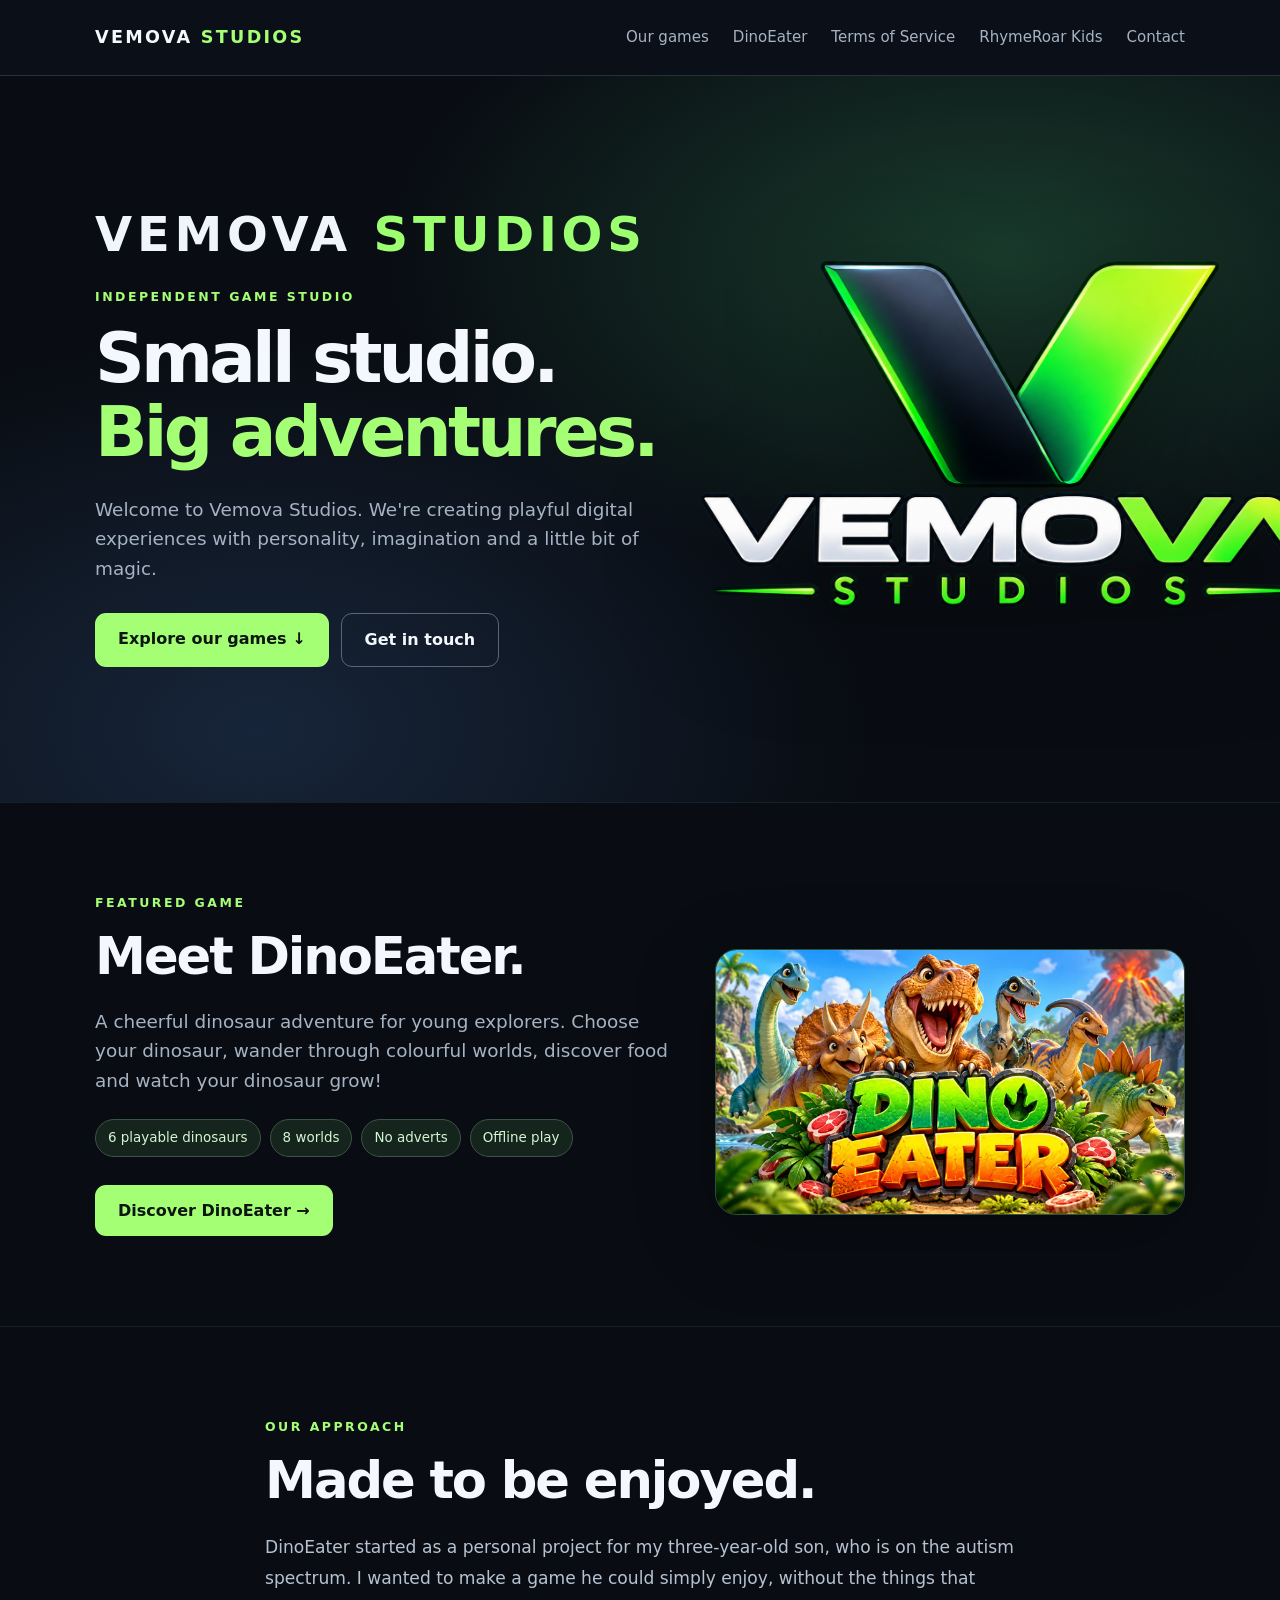
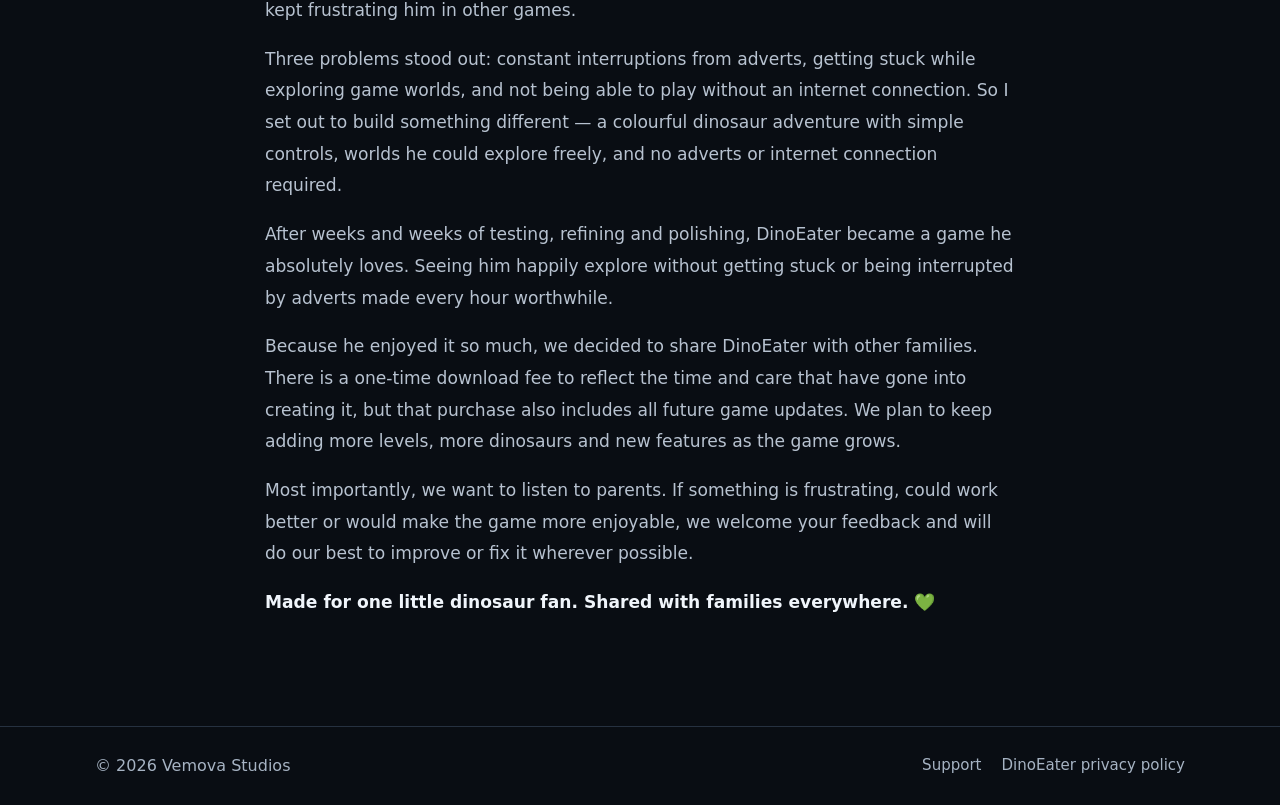
<file: index.html>
<!doctype html><html lang="en-GB"><head><meta charset="utf-8"><meta name="viewport" content="width=device-width,initial-scale=1"><meta name="description" content="Vemova Studios is an independent game studio. Discover DinoEater, a colourful dinosaur adventure coming soon to Android."><meta name="theme-color" content="#090d13"><title>Vemova Studios | Independent Game Studio</title><link rel="stylesheet" href="style.css"></head><body><header><div class="wrap nav"><a class="brand" href="./">VEMOVA <span>STUDIOS</span></a><nav><a href="#games">Our games</a><a href="dinoeater/">DinoEater</a><a href="dinoeater/terms/">Terms of Service</a><a href="rhymeroar/">RhymeRoar Kids</a><a href="mailto:support@vemovastudios.co.uk">Contact</a></nav></div></header><main><section class="hero"><div class="wrap hero-layout"><div class="hero-copy"><div style="font-size:clamp(2rem,4vw,3rem);font-weight:900;letter-spacing:.10em;color:#f0f5fb;margin-bottom:14px">VEMOVA <span style="color:#9cff70">STUDIOS</span></div><div class="eyebrow">INDEPENDENT GAME STUDIO</div><h1>Small studio.<br><em>Big adventures.</em></h1><p class="lead">Welcome to Vemova Studios. We're creating playful digital experiences with personality, imagination and a little bit of magic.</p><div class="actions"><a class="button" href="#games">Explore our games ↓</a><a class="button outline" href="mailto:support@vemovastudios.co.uk">Get in touch</a></div></div><img class="hero-logo" src="Glossy%20Vemova%20Studios%20Logo.png" alt="Glossy Vemova Studios logo" fetchpriority="high"></div></section><section class="section" id="games"><div class="wrap"><div class="eyebrow">FEATURED GAME</div><div class="feature"><div><h2>Meet DinoEater.</h2><p class="section-intro">A cheerful dinosaur adventure for young explorers. Choose your dinosaur, wander through colourful worlds, discover food and watch your dinosaur grow!</p><div class="pills"><span class="pill">6 playable dinosaurs</span><span class="pill">8 worlds</span><span class="pill">No adverts</span><span class="pill">Offline play</span></div><a class="button" href="dinoeater/">Discover DinoEater →</a></div><div class="dino-mark" style="overflow:hidden;min-height:0"><img src="dinoeater-banner.webp" alt="DinoEater game banner featuring colourful dinosaurs" style="display:block;width:100%;height:auto" loading="lazy"></div></div></div></section><section class="section"><div class="wrap narrow"><div class="eyebrow">OUR APPROACH</div><h2>Made to be enjoyed.</h2><div style="color:#b7c2d0;font-size:1.07rem;line-height:1.85"><p>DinoEater started as a personal project for my three-year-old son, who is on the autism spectrum. I wanted to make a game he could simply enjoy, without the things that kept frustrating him in other games.</p><p>Three problems stood out: constant interruptions from adverts, getting stuck while exploring game worlds, and not being able to play without an internet connection. So I set out to build something different — a colourful dinosaur adventure with simple controls, worlds he could explore freely, and no adverts or internet connection required.</p><p>After weeks and weeks of testing, refining and polishing, DinoEater became a game he absolutely loves. Seeing him happily explore without getting stuck or being interrupted by adverts made every hour worthwhile.</p><p>Because he enjoyed it so much, we decided to share DinoEater with other families. There is a one-time download fee to reflect the time and care that have gone into creating it, but that purchase also includes all future game updates. We plan to keep adding more levels, more dinosaurs and new features as the game grows.</p><p>Most importantly, we want to listen to parents. If something is frustrating, could work better or would make the game more enjoyable, we welcome your feedback and will do our best to improve or fix it wherever possible.</p><p style="color:#f0f5fb;font-weight:700">Made for one little dinosaur fan. Shared with families everywhere. 💚</p></div></div></section></main><footer><div class="wrap footer-inner"><span>© <span id="year">2026</span> Vemova Studios</span><div class="footer-links"><a href="mailto:support@vemovastudios.co.uk">Support</a><a href="https://privacy.vemovastudios.co.uk/">DinoEater privacy policy</a></div></div></footer><script>document.getElementById('year').textContent=new Date().getFullYear()</script></body></html>
</file>
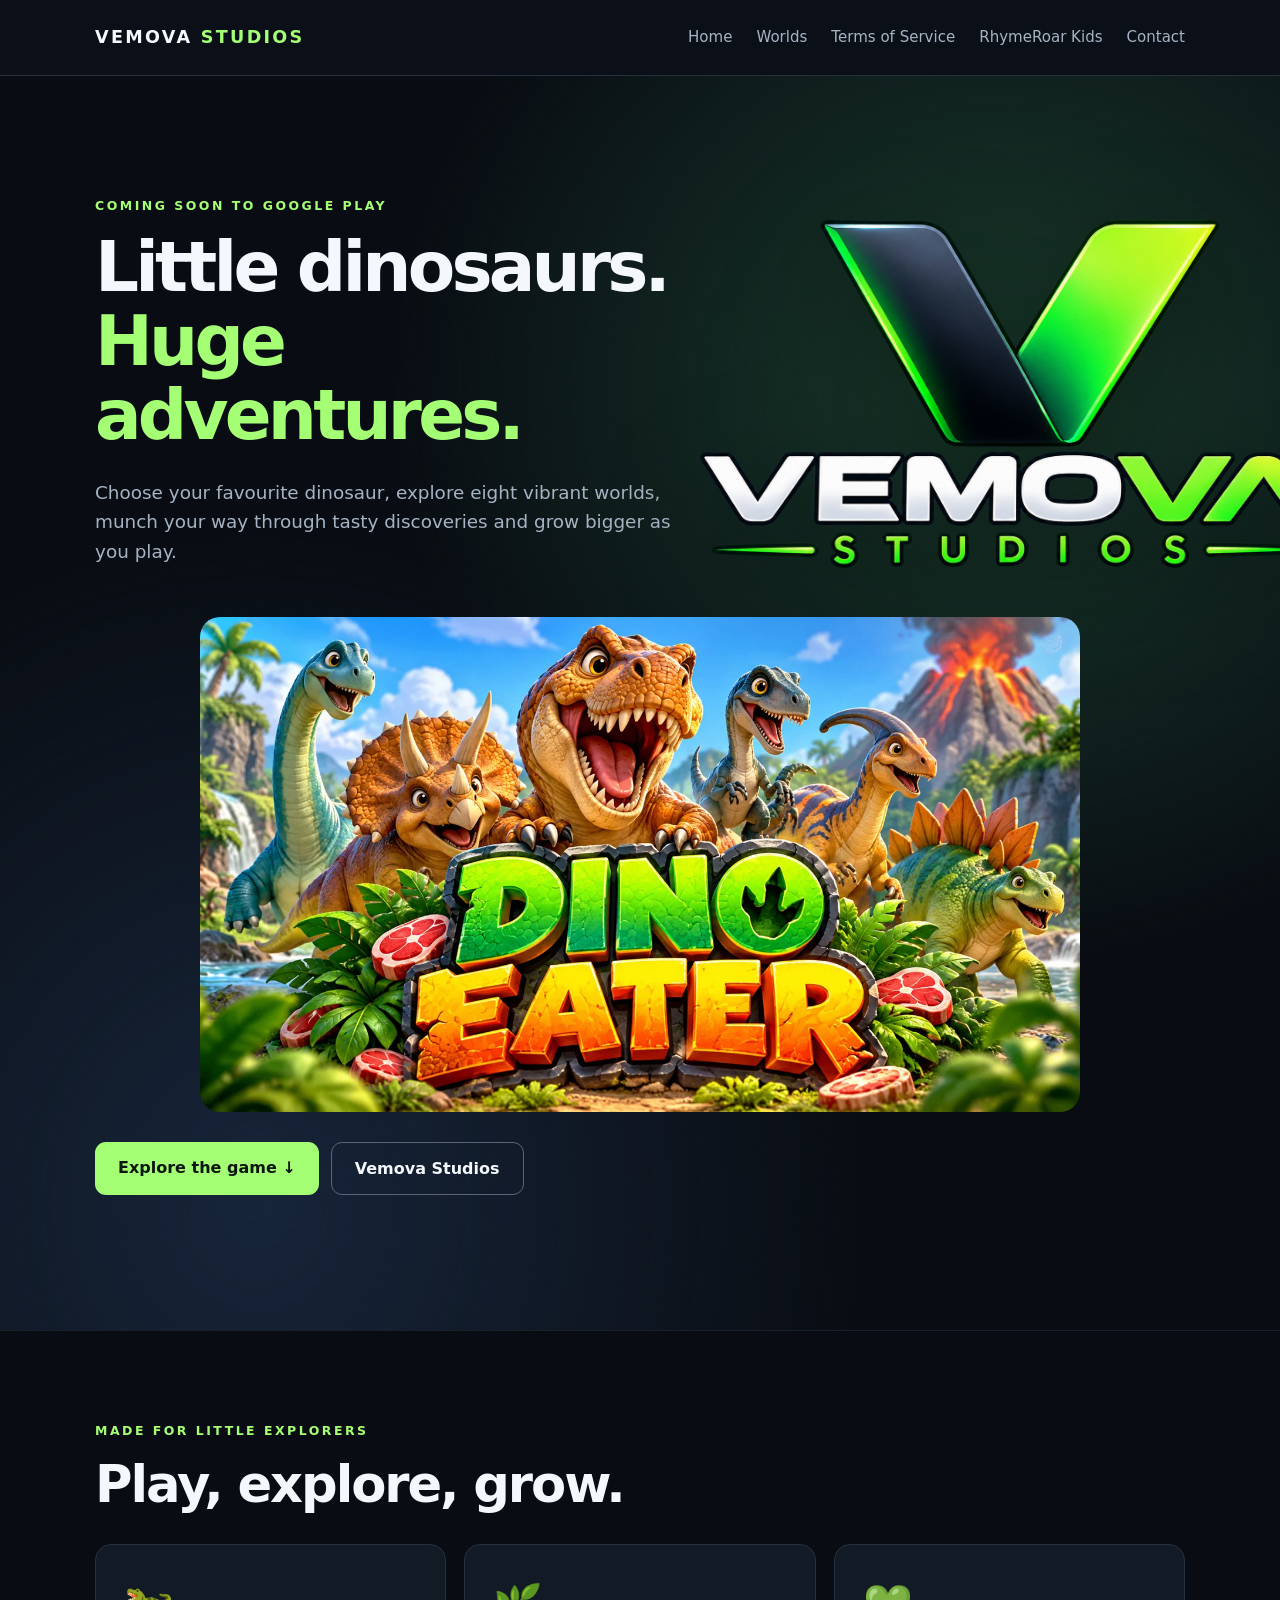
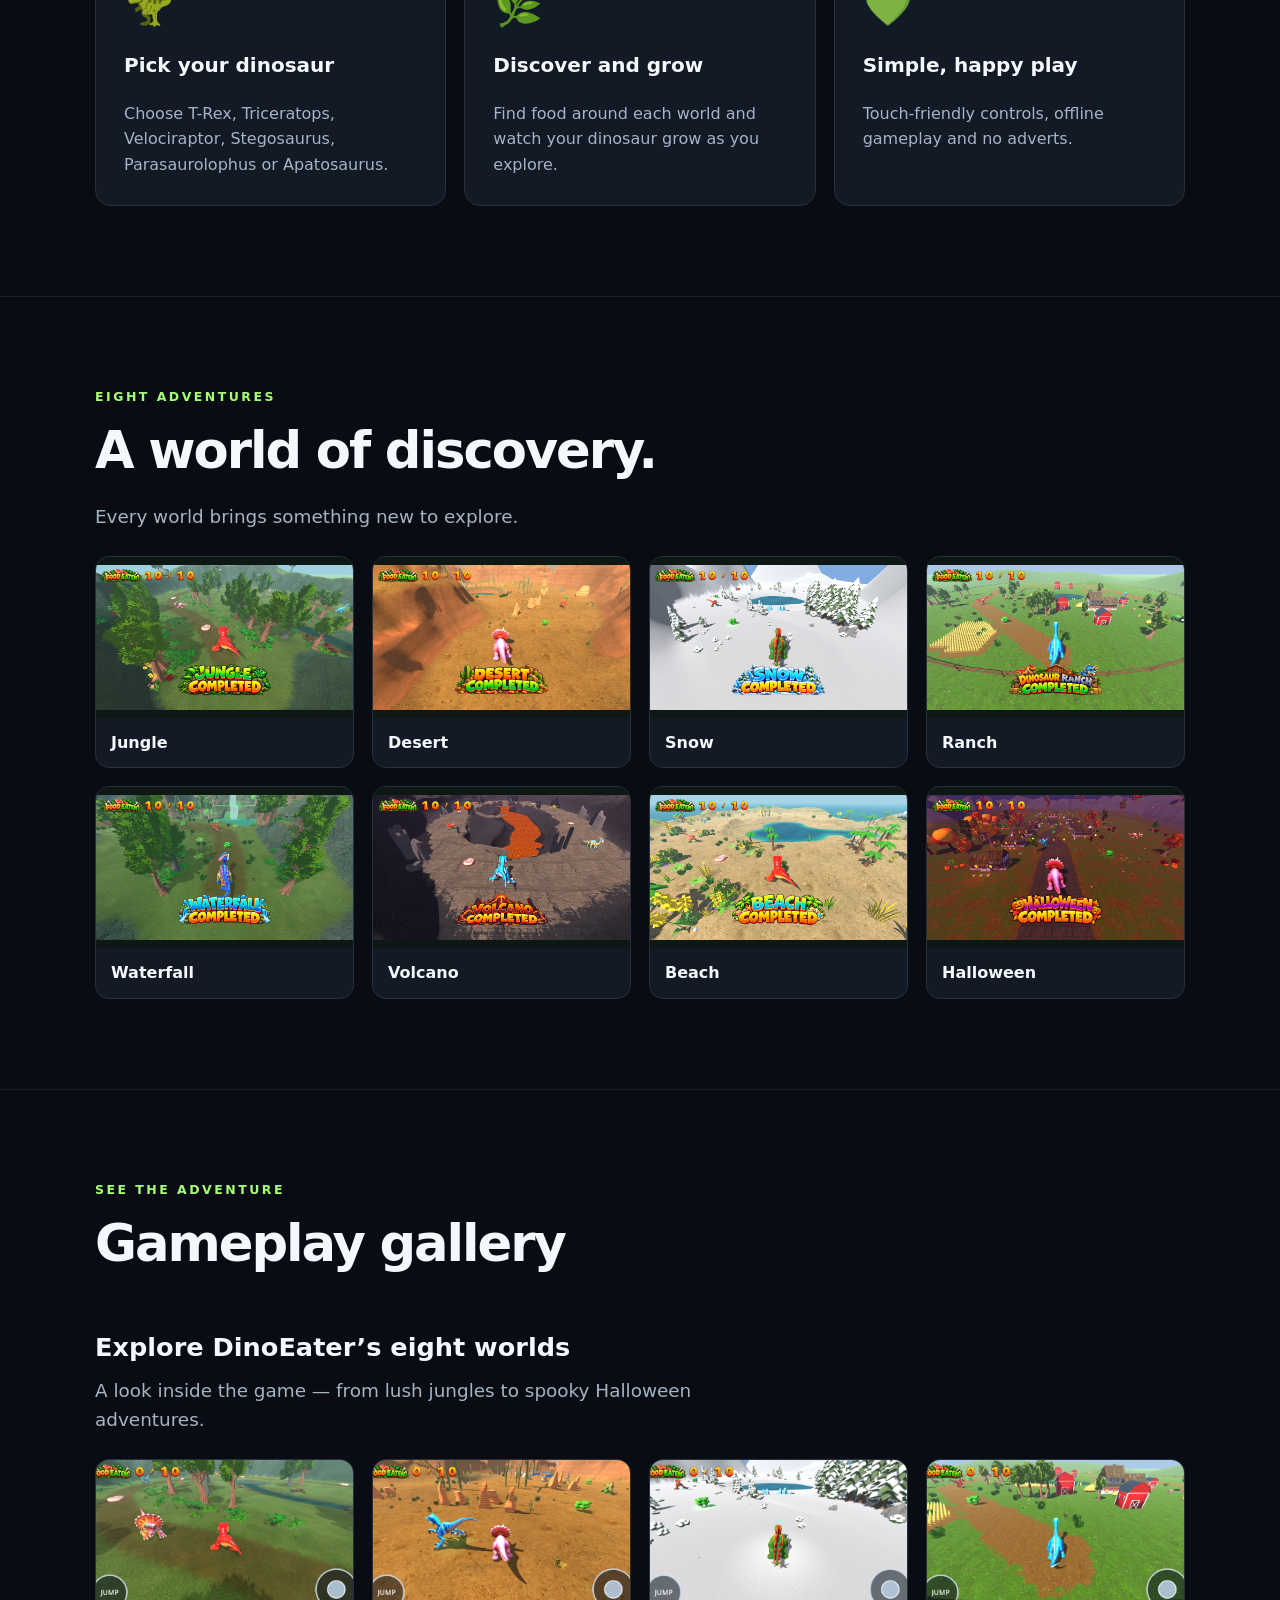
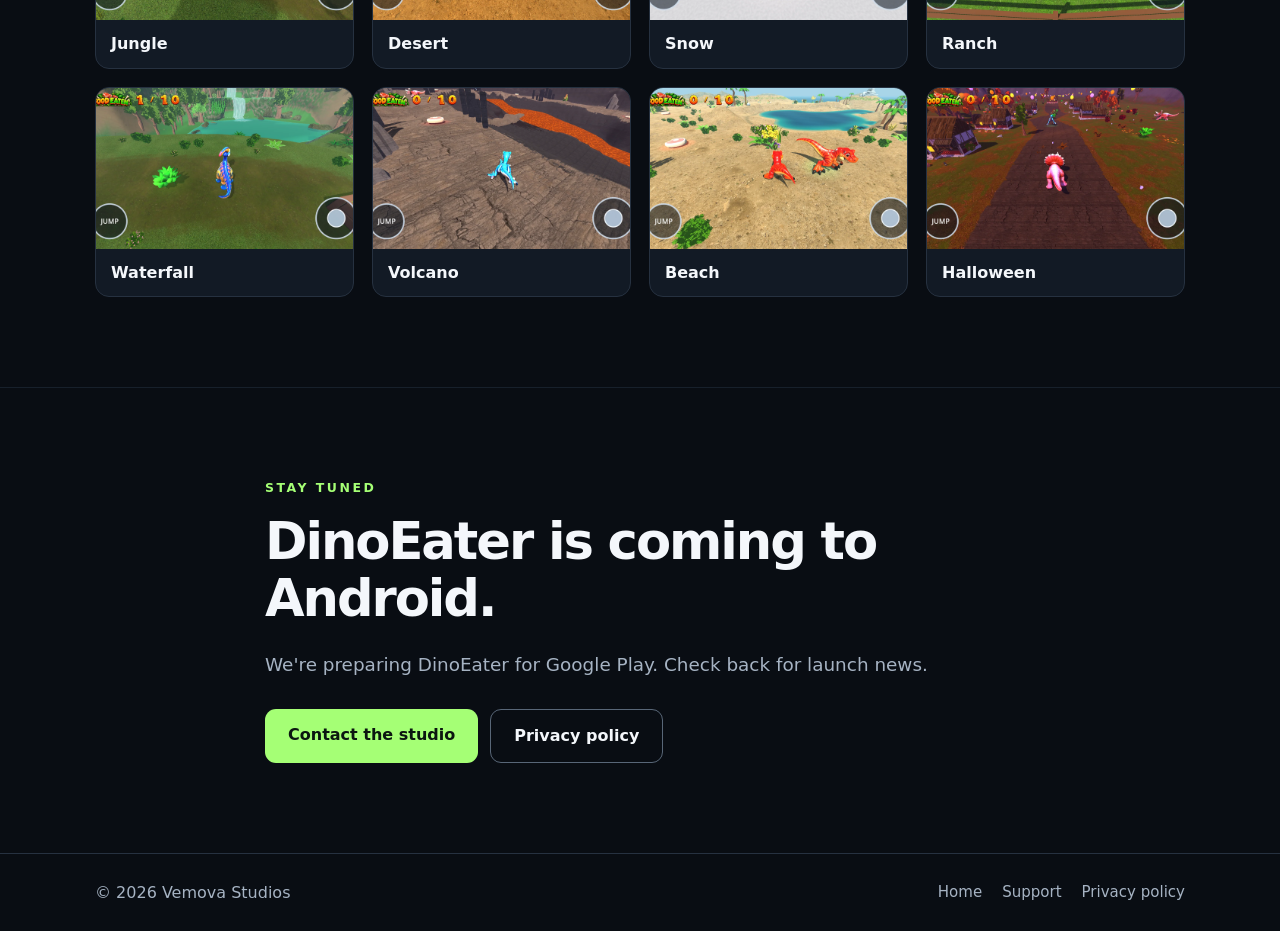
<file: dinoeater/index.html>
<!doctype html><html lang="en-GB"><head><meta charset="utf-8"><meta name="viewport" content="width=device-width,initial-scale=1"><meta name="description" content="DinoEater: an ad-free dinosaur adventure with six playable dinosaurs and eight worlds. Coming soon to Google Play."><meta name="theme-color" content="#090d13"><title>DinoEater | Vemova Studios</title><link rel="stylesheet" href="../style.css"></head><body><header><div class="wrap nav"><a class="brand" href="../">VEMOVA <span>STUDIOS</span></a><nav><a href="../">Home</a><a href="#worlds">Worlds</a><a href="terms/">Terms of Service</a><a href="../rhymeroar/">RhymeRoar Kids</a><a href="mailto:support@vemovastudios.co.uk">Contact</a></nav></div></header><main><section class="hero"><div class="wrap"><div class="hero-layout"><div class="hero-copy"><div class="eyebrow">COMING SOON TO GOOGLE PLAY</div><h1>Little dinosaurs.<br><em>Huge adventures.</em></h1><p class="lead">Choose your favourite dinosaur, explore eight vibrant worlds, munch your way through tasty discoveries and grow bigger as you play.</p></div><img class="hero-logo" src="../Glossy%20Vemova%20Studios%20Logo.png" alt="Glossy Vemova Studios logo" fetchpriority="high"></div><img src="../dinoeater-banner.webp" alt="DinoEater adventure artwork with six colourful dinosaurs" style="display:block;width:100%;max-width:880px;border-radius:20px;margin:32px auto 0" loading="eager"><div class="actions"><a class="button" href="#features">Explore the game ↓</a><a class="button outline" href="../">Vemova Studios</a></div></div></section><section class="section" id="features"><div class="wrap"><div class="eyebrow">MADE FOR LITTLE EXPLORERS</div><h2>Play, explore, grow.</h2><div class="grid"><article class="tile"><div class="icon">🦖</div><h3>Pick your dinosaur</h3><p>Choose T-Rex, Triceratops, Velociraptor, Stegosaurus, Parasaurolophus or Apatosaurus.</p></article><article class="tile"><div class="icon">🌿</div><h3>Discover and grow</h3><p>Find food around each world and watch your dinosaur grow as you explore.</p></article><article class="tile"><div class="icon">💚</div><h3>Simple, happy play</h3><p>Touch-friendly controls, offline gameplay and no adverts.</p></article></div></div></section><section class="section" id="worlds"><div class="wrap"><div class="eyebrow">EIGHT ADVENTURES</div><h2>A world of discovery.</h2><p class="section-intro">Every world brings something new to explore.</p><div class="worlds" style="display:grid;grid-template-columns:repeat(auto-fit,minmax(245px,1fr));gap:18px"><figure style="margin:0;background:#121a25;border:1px solid #263140;border-radius:14px;overflow:hidden"><a href="../01_Jungle_Completed.png" target="_blank" rel="noopener" aria-label="Open larger Jungle completed screenshot" style="display:block;cursor:zoom-in"><img src="../01_Jungle_Completed.png" alt="DinoEater Jungle level completed screen" loading="lazy" style="display:block;width:100%;aspect-ratio:16/10;object-fit:contain;background:#0d1713"></a><figcaption style="padding:12px 15px;font-weight:700">Jungle</figcaption></figure><figure style="margin:0;background:#121a25;border:1px solid #263140;border-radius:14px;overflow:hidden"><a href="../02_Desert_Completed.png" target="_blank" rel="noopener" aria-label="Open larger Desert completed screenshot" style="display:block;cursor:zoom-in"><img src="../02_Desert_Completed.png" alt="DinoEater Desert level completed screen" loading="lazy" style="display:block;width:100%;aspect-ratio:16/10;object-fit:contain;background:#0d1713"></a><figcaption style="padding:12px 15px;font-weight:700">Desert</figcaption></figure><figure style="margin:0;background:#121a25;border:1px solid #263140;border-radius:14px;overflow:hidden"><a href="../03_Snow_Completed.png" target="_blank" rel="noopener" aria-label="Open larger Snow completed screenshot" style="display:block;cursor:zoom-in"><img src="../03_Snow_Completed.png" alt="DinoEater Snow level completed screen" loading="lazy" style="display:block;width:100%;aspect-ratio:16/10;object-fit:contain;background:#0d1713"></a><figcaption style="padding:12px 15px;font-weight:700">Snow</figcaption></figure><figure style="margin:0;background:#121a25;border:1px solid #263140;border-radius:14px;overflow:hidden"><a href="../04_Ranch_Completed.png" target="_blank" rel="noopener" aria-label="Open larger Ranch completed screenshot" style="display:block;cursor:zoom-in"><img src="../04_Ranch_Completed.png" alt="DinoEater Ranch level completed screen" loading="lazy" style="display:block;width:100%;aspect-ratio:16/10;object-fit:contain;background:#0d1713"></a><figcaption style="padding:12px 15px;font-weight:700">Ranch</figcaption></figure><figure style="margin:0;background:#121a25;border:1px solid #263140;border-radius:14px;overflow:hidden"><a href="../05_Waterfall_Completed.png" target="_blank" rel="noopener" aria-label="Open larger Waterfall completed screenshot" style="display:block;cursor:zoom-in"><img src="../05_Waterfall_Completed.png" alt="DinoEater Waterfall level completed screen" loading="lazy" style="display:block;width:100%;aspect-ratio:16/10;object-fit:contain;background:#0d1713"></a><figcaption style="padding:12px 15px;font-weight:700">Waterfall</figcaption></figure><figure style="margin:0;background:#121a25;border:1px solid #263140;border-radius:14px;overflow:hidden"><a href="../06_Volcano_Completed.png" target="_blank" rel="noopener" aria-label="Open larger Volcano completed screenshot" style="display:block;cursor:zoom-in"><img src="../06_Volcano_Completed.png" alt="DinoEater Volcano level completed screen" loading="lazy" style="display:block;width:100%;aspect-ratio:16/10;object-fit:contain;background:#0d1713"></a><figcaption style="padding:12px 15px;font-weight:700">Volcano</figcaption></figure><figure style="margin:0;background:#121a25;border:1px solid #263140;border-radius:14px;overflow:hidden"><a href="../07_Beach_Completed.png" target="_blank" rel="noopener" aria-label="Open larger Beach completed screenshot" style="display:block;cursor:zoom-in"><img src="../07_Beach_Completed.png" alt="DinoEater Beach level completed screen" loading="lazy" style="display:block;width:100%;aspect-ratio:16/10;object-fit:contain;background:#0d1713"></a><figcaption style="padding:12px 15px;font-weight:700">Beach</figcaption></figure><figure style="margin:0;background:#121a25;border:1px solid #263140;border-radius:14px;overflow:hidden"><a href="../08_Halloween_Completed.png" target="_blank" rel="noopener" aria-label="Open larger Halloween completed screenshot" style="display:block;cursor:zoom-in"><img src="../08_Halloween_Completed.png" alt="DinoEater Halloween level completed screen" loading="lazy" style="display:block;width:100%;aspect-ratio:16/10;object-fit:contain;background:#0d1713"></a><figcaption style="padding:12px 15px;font-weight:700">Halloween</figcaption></figure></div></div></div></section><section class="section"><div class="wrap"><div class="eyebrow">SEE THE ADVENTURE</div><h2>Gameplay gallery</h2><div style="margin-top:55px"><h3 style="font-size:1.6rem;margin-bottom:8px">Explore DinoEater’s eight worlds</h3><p class="section-intro">A look inside the game — from lush jungles to spooky Halloween adventures.</p><div class="dino-gallery" style="display:grid;grid-template-columns:repeat(auto-fit,minmax(240px,1fr));gap:18px;margin-top:24px"><figure style="margin:0;background:#121a25;border:1px solid #263140;border-radius:14px;overflow:hidden"><img src="../01-jungle.webp" alt="DinoEater Jungle world gameplay screenshot" loading="lazy" style="display:block;width:100%;aspect-ratio:16/10;object-fit:cover"><figcaption style="padding:11px 15px;font-weight:700">Jungle</figcaption></figure><figure style="margin:0;background:#121a25;border:1px solid #263140;border-radius:14px;overflow:hidden"><img src="../02-desert.webp" alt="DinoEater Desert world gameplay screenshot" loading="lazy" style="display:block;width:100%;aspect-ratio:16/10;object-fit:cover"><figcaption style="padding:11px 15px;font-weight:700">Desert</figcaption></figure><figure style="margin:0;background:#121a25;border:1px solid #263140;border-radius:14px;overflow:hidden"><img src="../03-snow.webp" alt="DinoEater Snow world gameplay screenshot" loading="lazy" style="display:block;width:100%;aspect-ratio:16/10;object-fit:cover"><figcaption style="padding:11px 15px;font-weight:700">Snow</figcaption></figure><figure style="margin:0;background:#121a25;border:1px solid #263140;border-radius:14px;overflow:hidden"><img src="../04-ranch.webp" alt="DinoEater Ranch world gameplay screenshot" loading="lazy" style="display:block;width:100%;aspect-ratio:16/10;object-fit:cover"><figcaption style="padding:11px 15px;font-weight:700">Ranch</figcaption></figure><figure style="margin:0;background:#121a25;border:1px solid #263140;border-radius:14px;overflow:hidden"><img src="../05-waterfall.webp" alt="DinoEater Waterfall world gameplay screenshot" loading="lazy" style="display:block;width:100%;aspect-ratio:16/10;object-fit:cover"><figcaption style="padding:11px 15px;font-weight:700">Waterfall</figcaption></figure><figure style="margin:0;background:#121a25;border:1px solid #263140;border-radius:14px;overflow:hidden"><img src="../06-volcano.webp" alt="DinoEater Volcano world gameplay screenshot" loading="lazy" style="display:block;width:100%;aspect-ratio:16/10;object-fit:cover"><figcaption style="padding:11px 15px;font-weight:700">Volcano</figcaption></figure><figure style="margin:0;background:#121a25;border:1px solid #263140;border-radius:14px;overflow:hidden"><img src="../07-beach.webp" alt="DinoEater Beach world gameplay screenshot" loading="lazy" style="display:block;width:100%;aspect-ratio:16/10;object-fit:cover"><figcaption style="padding:11px 15px;font-weight:700">Beach</figcaption></figure><figure style="margin:0;background:#121a25;border:1px solid #263140;border-radius:14px;overflow:hidden"><img src="../08-halloween.webp" alt="DinoEater Halloween world gameplay screenshot" loading="lazy" style="display:block;width:100%;aspect-ratio:16/10;object-fit:cover"><figcaption style="padding:11px 15px;font-weight:700">Halloween</figcaption></figure></div></div></div></section><section class="section"><div class="wrap narrow"><div class="eyebrow">STAY TUNED</div><h2>DinoEater is coming to Android.</h2><p class="section-intro">We're preparing DinoEater for Google Play. Check back for launch news.</p><div class="actions"><a class="button" href="mailto:support@vemovastudios.co.uk?subject=DinoEater%20enquiry">Contact the studio</a><a class="button outline" href="https://privacy.vemovastudios.co.uk/">Privacy policy</a></div></div></section></main><footer><div class="wrap footer-inner"><span>© <span id="year">2026</span> Vemova Studios</span><div class="footer-links"><a href="../">Home</a><a href="mailto:support@vemovastudios.co.uk">Support</a><a href="https://privacy.vemovastudios.co.uk/">Privacy policy</a></div></div></footer><script>document.getElementById('year').textContent=new Date().getFullYear()</script></body></html>
</file>
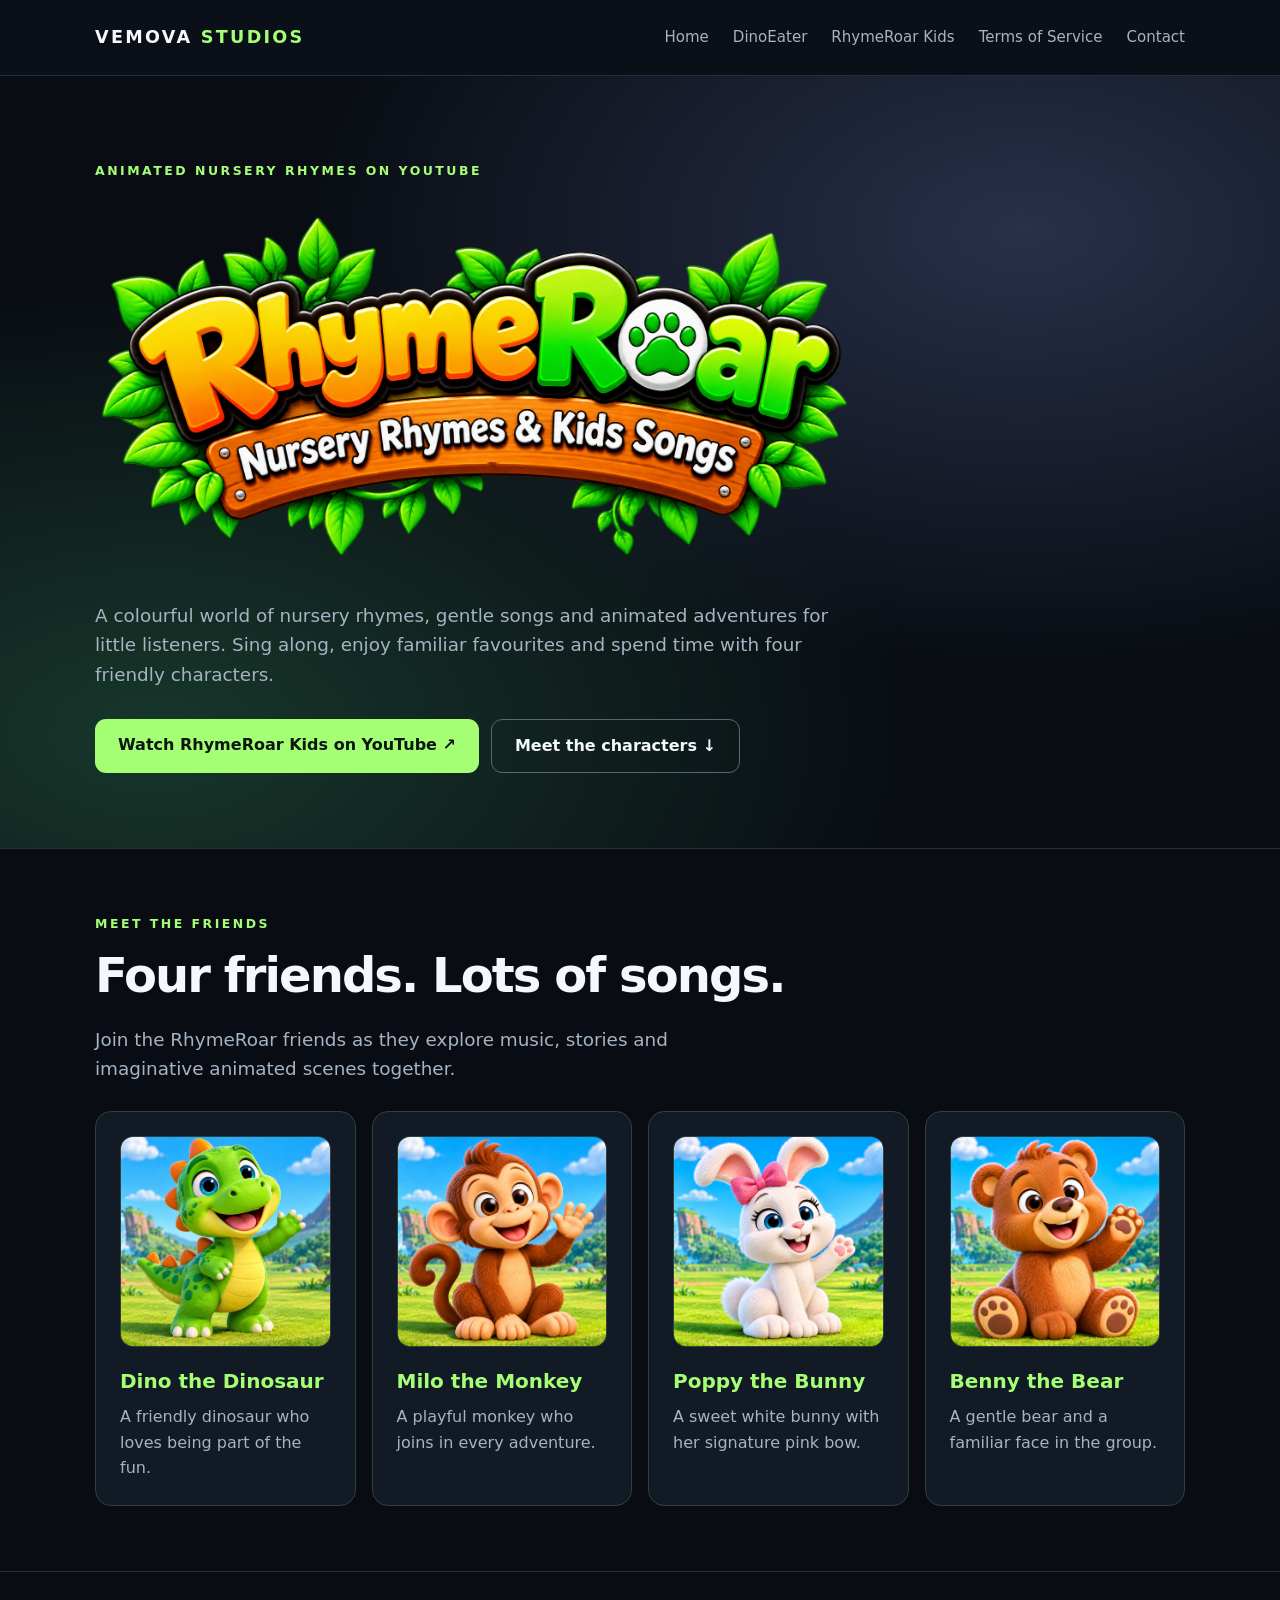
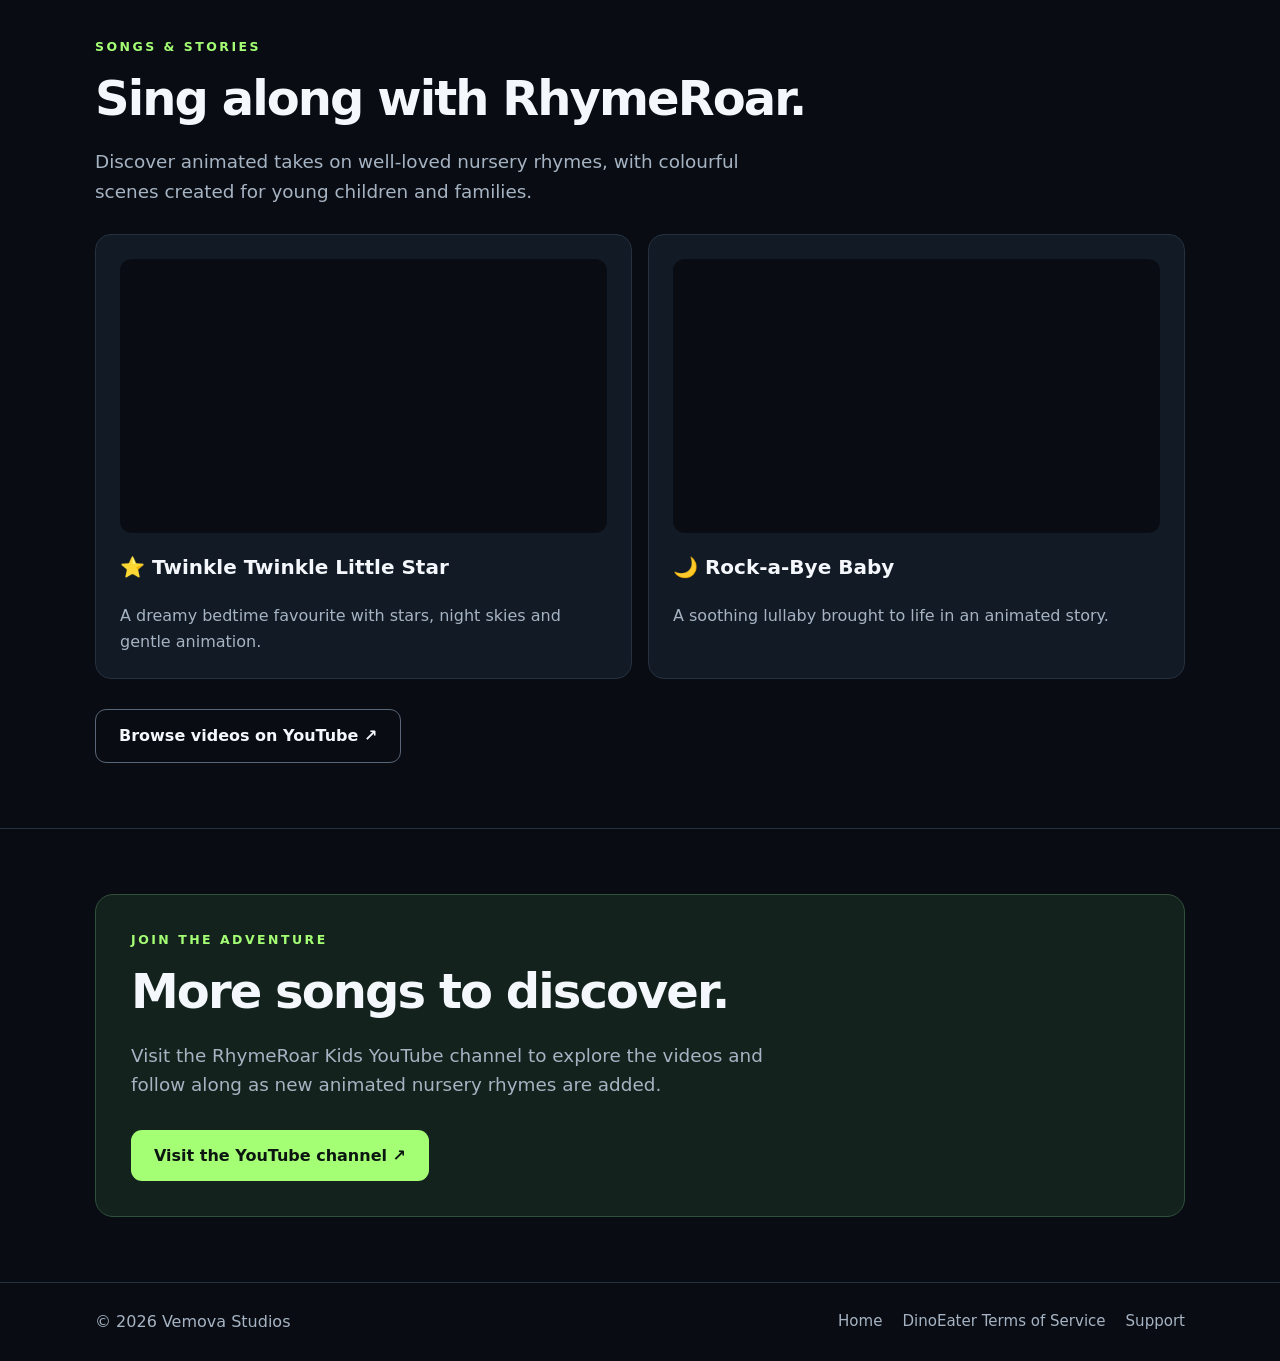
<file: rhymeroar/index.html>
<!doctype html>
<html lang="en-GB">
<head>
<meta charset="utf-8">
<meta name="viewport" content="width=device-width,initial-scale=1">
<meta name="description" content="Discover RhymeRoar Kids, a YouTube nursery-rhyme channel featuring Dino the Dinosaur, Milo the Monkey, Poppy the Bunny and Benny the Bear.">
<meta name="theme-color" content="#090d13">
<title>RhymeRoar Kids | Vemova Studios</title>
<link rel="stylesheet" href="../style.css">
<style>
.rr-hero{padding:85px 0 75px;background:radial-gradient(ellipse at 80% 20%,#28304a 0,transparent 50%),radial-gradient(ellipse at 12% 85%,#17372b 0,transparent 48%),#090d13}
.rr-hero h1{font-size:clamp(3rem,7vw,5.5rem)}.rr-brand-heading img{display:block;width:min(100%,760px);height:auto;margin:0 0 24px;border-radius:12px}
.rr-hero .lead{max-width:760px}
.rr-section{padding:65px 0;border-top:1px solid #263140}
.rr-section h2{font-size:clamp(2rem,4vw,3rem)}
.rr-cards{display:grid;grid-template-columns:repeat(4,minmax(0,1fr));gap:16px;margin-top:28px}
.rr-card{background:#121a25;border:1px solid #304139;border-radius:16px;padding:24px}
.rr-card .portrait{display:block;width:100%;aspect-ratio:1/1;object-fit:cover;object-position:center;border-radius:13px;margin-bottom:18px;border:1px solid #304139}.rr-card .symbol{font-size:2.4rem;margin-bottom:12px}
.rr-card h3{margin-bottom:7px;color:#a5ff75}
.rr-card p{color:#a6b3c3;margin-bottom:0}
.rr-song-grid{display:grid;grid-template-columns:repeat(2,minmax(0,1fr));gap:16px;margin-top:28px}
.rr-song{background:#121a25;border:1px solid #263140;border-radius:16px;padding:24px}
.rr-song p{color:#a6b3c3;margin-bottom:0}.rr-video{position:relative;width:100%;aspect-ratio:16/9;overflow:hidden;border-radius:12px;background:#090d13;margin-bottom:18px}.rr-video iframe{position:absolute;inset:0;width:100%;height:100%;border:0}
.rr-cta{padding:35px;background:#13221c;border:1px solid #31503c;border-radius:18px}
@media(max-width:850px){.rr-cards{grid-template-columns:repeat(2,1fr)}}
@media(max-width:550px){.rr-cards,.rr-song-grid{grid-template-columns:1fr}.rr-hero{padding:60px 0}}
</style>
</head>
<body>
<header><div class="wrap nav"><a class="brand" href="../">VEMOVA <span>STUDIOS</span></a><nav><a href="../">Home</a><a href="../dinoeater/">DinoEater</a><a href="./" aria-current="page">RhymeRoar Kids</a><a href="../dinoeater/terms/">Terms of Service</a><a href="mailto:support@vemovastudios.co.uk">Contact</a></nav></div></header>
<main>
<section class="rr-hero"><div class="wrap"><div class="eyebrow">ANIMATED NURSERY RHYMES ON YOUTUBE</div><h1 class="rr-brand-heading"><img src="rhymeroar-header-logo.png" alt="RhymeRoar — Nursery Rhymes & Kids Songs" onerror="this.style.display='none';this.parentElement.textContent='RhymeRoar Kids!'"></h1><p class="lead">A colourful world of nursery rhymes, gentle songs and animated adventures for little listeners. Sing along, enjoy familiar favourites and spend time with four friendly characters.</p><div class="actions"><a class="button" href="https://www.youtube.com/channel/UCBmGTjKQ2UabIBhm_QQ29jg" target="_blank" rel="noopener noreferrer">Watch RhymeRoar Kids on YouTube ↗</a><a class="button outline" href="#characters">Meet the characters ↓</a></div></div></section>
<section class="rr-section" id="characters"><div class="wrap"><div class="eyebrow">MEET THE FRIENDS</div><h2>Four friends. Lots of songs.</h2><p class="section-intro">Join the RhymeRoar friends as they explore music, stories and imaginative animated scenes together.</p><div class="rr-cards"><article class="rr-card"><img class="portrait" src="Cheerful%20Dino%20in%20a%20Prehistoric%20Park.png" alt="Original RhymeRoar Kids character portrait of Dino the Dinosaur" loading="lazy" onerror="this.style.display='none';this.nextElementSibling.style.display='block'"><div class="symbol" aria-hidden="true" style="display:none">🦕</div><h3>Dino the Dinosaur</h3><p>A friendly dinosaur who loves being part of the fun.</p></article><article class="rr-card"><img class="portrait" src="Cheerful%20Monkey%20in%20a%20Tropical%20Jungle.png" alt="Original RhymeRoar Kids character portrait of Milo the Monkey" loading="lazy" onerror="this.style.display='none';this.nextElementSibling.style.display='block'"><div class="symbol" aria-hidden="true" style="display:none">🐒</div><h3>Milo the Monkey</h3><p>A playful monkey who joins in every adventure.</p></article><article class="rr-card"><img class="portrait" src="Poppy%20in%20a%20Colourful%20Volcano%20Paradise.png" alt="Original RhymeRoar Kids character portrait of Poppy the Bunny" loading="lazy" onerror="this.style.display='none';this.nextElementSibling.style.display='block'"><div class="symbol" aria-hidden="true" style="display:none">🐰</div><h3>Poppy the Bunny</h3><p>A sweet white bunny with her signature pink bow.</p></article><article class="rr-card"><img class="portrait" src="Benny%20Bear%E2%80%99s%20Jungle%20Wave.png" alt="Original RhymeRoar Kids character portrait of Benny the Bear" loading="lazy" onerror="this.style.display='none';this.nextElementSibling.style.display='block'"><div class="symbol" aria-hidden="true" style="display:none">🐻</div><h3>Benny the Bear</h3><p>A gentle bear and a familiar face in the group.</p></article></div></div></section>
<section class="rr-section" id="songs"><div class="wrap"><div class="eyebrow">SONGS &amp; STORIES</div><h2>Sing along with RhymeRoar.</h2><p class="section-intro">Discover animated takes on well-loved nursery rhymes, with colourful scenes created for young children and families.</p><div class="rr-song-grid"><article class="rr-song"><div class="rr-video"><iframe src="https://www.youtube-nocookie.com/embed/xxan-uuBGOk" title="Watch Twinkle Twinkle Little Star by RhymeRoar Kids" loading="lazy" referrerpolicy="strict-origin-when-cross-origin" allow="accelerometer; autoplay; clipboard-write; encrypted-media; gyroscope; picture-in-picture; web-share" allowfullscreen></iframe></div><h3>⭐ Twinkle Twinkle Little Star</h3><p>A dreamy bedtime favourite with stars, night skies and gentle animation.</p></article><article class="rr-song"><div class="rr-video"><iframe src="https://www.youtube-nocookie.com/embed/dKNVDqqzHac" title="Watch Rock-a-Bye Baby by RhymeRoar Kids" loading="lazy" referrerpolicy="strict-origin-when-cross-origin" allow="accelerometer; autoplay; clipboard-write; encrypted-media; gyroscope; picture-in-picture; web-share" allowfullscreen></iframe></div><h3>🌙 Rock-a-Bye Baby</h3><p>A soothing lullaby brought to life in an animated story.</p></article></div><div class="actions"><a class="button outline" href="https://www.youtube.com/channel/UCBmGTjKQ2UabIBhm_QQ29jg/videos" target="_blank" rel="noopener noreferrer">Browse videos on YouTube ↗</a></div></div></section>
<section class="rr-section"><div class="wrap"><div class="rr-cta"><div class="eyebrow">JOIN THE ADVENTURE</div><h2>More songs to discover.</h2><p class="section-intro">Visit the RhymeRoar Kids YouTube channel to explore the videos and follow along as new animated nursery rhymes are added.</p><div class="actions"><a class="button" href="https://www.youtube.com/channel/UCBmGTjKQ2UabIBhm_QQ29jg" target="_blank" rel="noopener noreferrer">Visit the YouTube channel ↗</a></div></div></div></section>
</main>
<footer><div class="wrap footer-inner"><span>© <span id="year">2026</span> Vemova Studios</span><div class="footer-links"><a href="../">Home</a><a href="../dinoeater/terms/">DinoEater Terms of Service</a><a href="mailto:support@vemovastudios.co.uk">Support</a></div></div></footer>
<script>document.getElementById('year').textContent=new Date().getFullYear()</script>
</body></html>
</file>
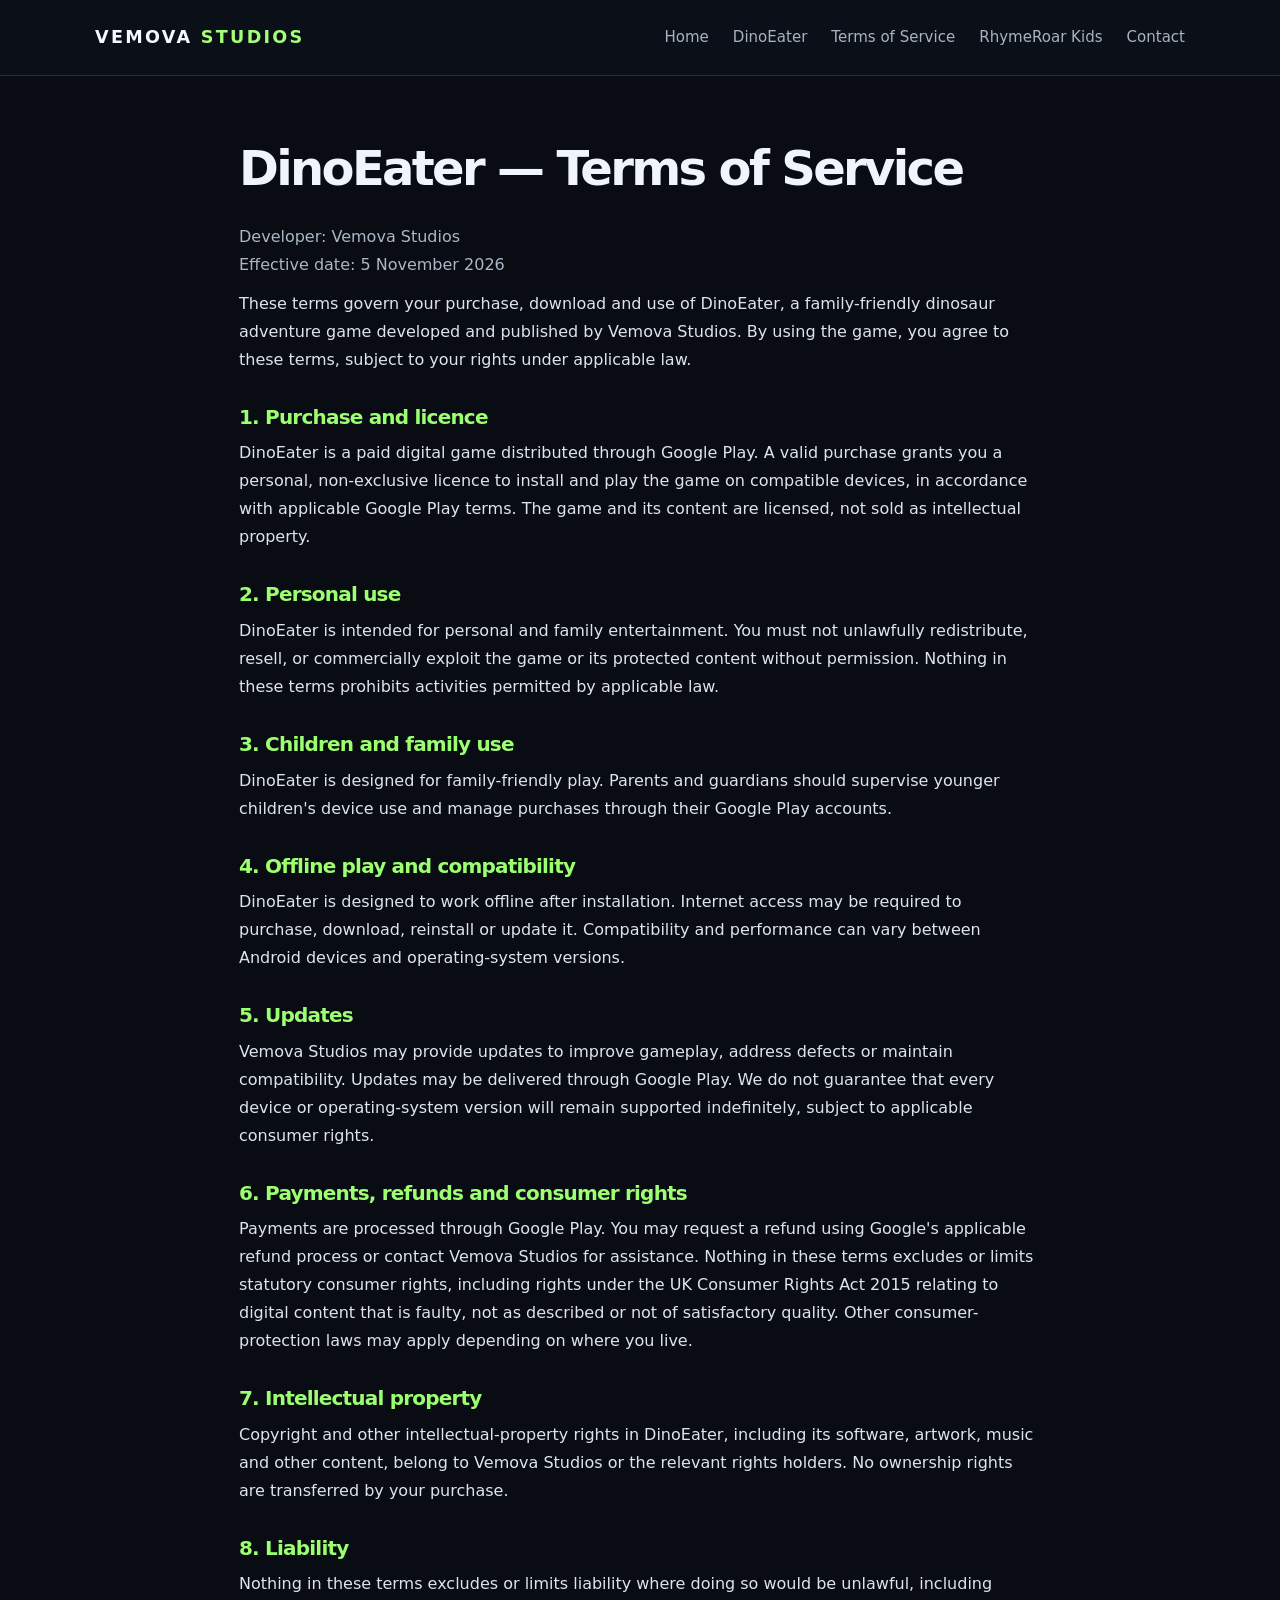
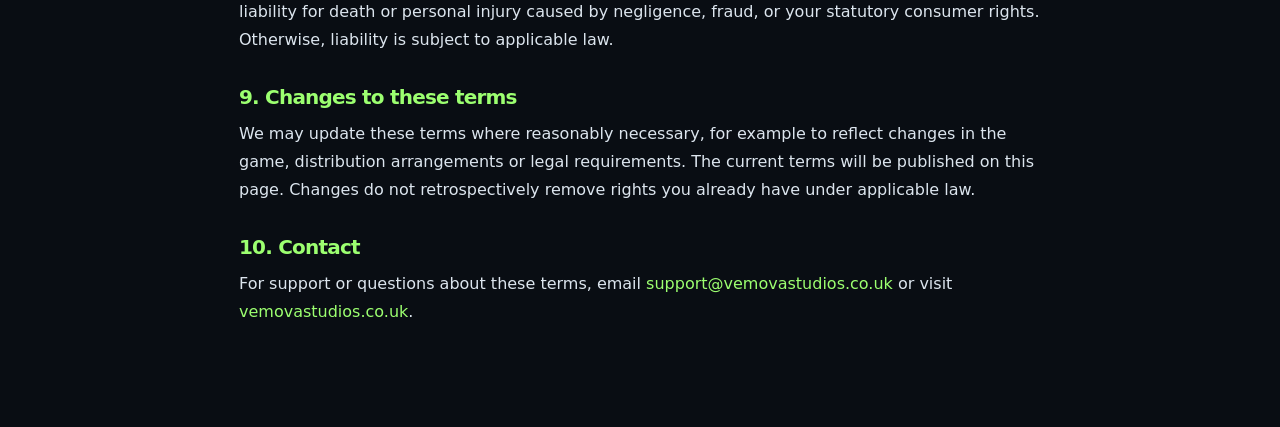
<file: dinoeater/terms/index.html>
<!doctype html>
<html lang="en-GB">
<head>
<meta charset="utf-8">
<meta name="viewport" content="width=device-width,initial-scale=1">
<meta name="description" content="Terms of Service for DinoEater, a family-friendly Android game by Vemova Studios.">
<meta name="theme-color" content="#090d13">
<title>DinoEater Terms of Service | Vemova Studios</title>
<link rel="stylesheet" href="../../style.css">
<style>
.terms{max-width:850px;margin:0 auto;padding:64px 24px 90px;line-height:1.75;color:#dce5ee}
.terms h1{font-size:clamp(2rem,5vw,3rem);line-height:1.2;color:#f0f5fb}
.terms h2{font-size:1.25rem;margin:2rem 0 .6rem;color:#9cff70}
.terms p{margin:.7rem 0}
.terms a{color:#9cff70}
.terms .meta{color:#aab7c6}
</style>
</head>
<body>
<header><div class="wrap nav"><a class="brand" href="../../">VEMOVA <span>STUDIOS</span></a><nav><a href="../../">Home</a><a href="../">DinoEater</a><a href="./" aria-current="page">Terms of Service</a><a href="../../rhymeroar/">RhymeRoar Kids</a><a href="mailto:support@vemovastudios.co.uk">Contact</a></nav></div></header>
<main class="terms">
<h1>DinoEater — Terms of Service</h1>
<p class="meta">Developer: Vemova Studios<br>Effective date: 5 November 2026</p>
<p>These terms govern your purchase, download and use of DinoEater, a family-friendly dinosaur adventure game developed and published by Vemova Studios. By using the game, you agree to these terms, subject to your rights under applicable law.</p>
<h2>1. Purchase and licence</h2>
<p>DinoEater is a paid digital game distributed through Google Play. A valid purchase grants you a personal, non-exclusive licence to install and play the game on compatible devices, in accordance with applicable Google Play terms. The game and its content are licensed, not sold as intellectual property.</p>
<h2>2. Personal use</h2>
<p>DinoEater is intended for personal and family entertainment. You must not unlawfully redistribute, resell, or commercially exploit the game or its protected content without permission. Nothing in these terms prohibits activities permitted by applicable law.</p>
<h2>3. Children and family use</h2>
<p>DinoEater is designed for family-friendly play. Parents and guardians should supervise younger children's device use and manage purchases through their Google Play accounts.</p>
<h2>4. Offline play and compatibility</h2>
<p>DinoEater is designed to work offline after installation. Internet access may be required to purchase, download, reinstall or update it. Compatibility and performance can vary between Android devices and operating-system versions.</p>
<h2>5. Updates</h2>
<p>Vemova Studios may provide updates to improve gameplay, address defects or maintain compatibility. Updates may be delivered through Google Play. We do not guarantee that every device or operating-system version will remain supported indefinitely, subject to applicable consumer rights.</p>
<h2>6. Payments, refunds and consumer rights</h2>
<p>Payments are processed through Google Play. You may request a refund using Google's applicable refund process or contact Vemova Studios for assistance. Nothing in these terms excludes or limits statutory consumer rights, including rights under the UK Consumer Rights Act 2015 relating to digital content that is faulty, not as described or not of satisfactory quality. Other consumer-protection laws may apply depending on where you live.</p>
<h2>7. Intellectual property</h2>
<p>Copyright and other intellectual-property rights in DinoEater, including its software, artwork, music and other content, belong to Vemova Studios or the relevant rights holders. No ownership rights are transferred by your purchase.</p>
<h2>8. Liability</h2>
<p>Nothing in these terms excludes or limits liability where doing so would be unlawful, including liability for death or personal injury caused by negligence, fraud, or your statutory consumer rights. Otherwise, liability is subject to applicable law.</p>
<h2>9. Changes to these terms</h2>
<p>We may update these terms where reasonably necessary, for example to reflect changes in the game, distribution arrangements or legal requirements. The current terms will be published on this page. Changes do not retrospectively remove rights you already have under applicable law.</p>
<h2>10. Contact</h2>
<p>For support or questions about these terms, email <a href="mailto:support@vemovastudios.co.uk">support@vemovastudios.co.uk</a> or visit <a href="https://vemovastudios.co.uk/">vemovastudios.co.uk</a>.</p>
</main>
</body>
</html>
</file>
<file: style.css>
:root{color-scheme:dark;--bg:#090d13;--panel:#121a25;--line:#263140;--text:#f4f7fb;--muted:#a6b3c3;--green:#a5ff75}*{box-sizing:border-box}html{scroll-behavior:smooth}body{margin:0;background:var(--bg);color:var(--text);font-family:Inter,system-ui,-apple-system,Segoe UI,sans-serif;line-height:1.6}a{color:inherit;text-decoration:none}.wrap{max-width:1140px;margin:auto;padding:0 25px}header{background:#0b1119eF;border-bottom:1px solid var(--line);position:sticky;top:0;z-index:5;backdrop-filter:blur(12px)}.nav{display:flex;justify-content:space-between;align-items:center;min-height:75px;gap:20px}.brand{font-size:1.1rem;font-weight:900;letter-spacing:.13em;white-space:nowrap}.brand span{color:var(--green)}nav{display:flex;gap:24px;flex-wrap:wrap}nav a,.footer-links a{color:var(--muted);font-size:.94rem}nav a:hover,a:hover{color:var(--green)}.hero{padding:120px 0 135px;background:radial-gradient(ellipse at 78% 25%,#193b2c 0,transparent 43%),radial-gradient(ellipse at 20% 90%,#17253a 0,transparent 42%),var(--bg)}.eyebrow{font-size:.78rem;font-weight:800;letter-spacing:.2em;color:var(--green);margin-bottom:15px}h1,h2,h3,p{margin-top:0}h1{font-size:clamp(3rem,7vw,6.4rem);line-height:1.07;letter-spacing:-.055em;margin-bottom:25px}h1 em{color:var(--green);font-style:normal}h2{font-size:clamp(2.1rem,4vw,3.7rem);line-height:1.12;letter-spacing:-.04em;margin-bottom:22px}h3{font-size:1.25rem}.lead,.section-intro{font-size:1.15rem;max-width:680px;color:var(--muted)}.actions{display:flex;gap:12px;flex-wrap:wrap;margin-top:30px}.button{display:inline-block;background:var(--green);color:#0b1610;padding:13px 23px;border-radius:11px;font-weight:800}.button:hover{background:#d0ffae;color:#07120a}.button.outline{background:transparent;border:1px solid #586677;color:var(--text)}.section{padding:90px 0;border-top:1px solid #17202b}.feature{display:grid;grid-template-columns:1.1fr .9fr;gap:45px;align-items:center}.pills{display:flex;flex-wrap:wrap;gap:9px;margin:24px 0 28px}.pill{padding:7px 12px;border:1px solid #3c5443;border-radius:99px;color:#d5f6d2;background:#15241d;font-size:.84rem}.dino-mark{min-height:350px;border-radius:22px;display:grid;place-items:center;text-align:center;background:radial-gradient(circle at 50% 45%,#275c35,#132b28 60%,#101824);border:1px solid #31503c;box-shadow:0 20px 80px #0005}.dino-mark strong{display:block;font-size:2.6rem;color:var(--green);line-height:1.3}.dino-mark small{display:block;color:#d0dfd2}.emoji{font-size:6.5rem}.narrow{max-width:800px}.grid{display:grid;grid-template-columns:repeat(3,1fr);gap:18px;margin-top:30px}.tile{background:var(--panel);border:1px solid var(--line);border-radius:16px;padding:28px}.tile p{color:var(--muted);margin-bottom:0}.icon{font-size:2.5rem;margin-bottom:12px}.worlds{display:grid;grid-template-columns:repeat(4,1fr);gap:14px;margin-top:25px}.world{background:linear-gradient(135deg,#172633,#15221b);border:1px solid #304139;padding:22px 16px;border-radius:13px;font-weight:700}.shots{background:#101925;border:1px dashed #496051;border-radius:18px;padding:60px 25px;text-align:center;color:var(--muted)}.shots strong{display:block;color:var(--text);font-size:1.15rem;margin-bottom:10px}.shots p{margin-bottom:0}footer{border-top:1px solid var(--line);padding:26px 0;color:var(--muted)}.footer-inner,.footer-links{display:flex;justify-content:space-between;gap:20px;flex-wrap:wrap}@media(max-width:750px){.nav{align-items:flex-start;flex-direction:column;padding-top:15px;padding-bottom:15px}nav{gap:16px}.hero{padding:85px 0}.section{padding:65px 0}.feature,.grid{grid-template-columns:1fr}.worlds{grid-template-columns:repeat(2,1fr)}.dino-mark{min-height:270px}}
/* Studio logo alongside the homepage and DinoEater hero copy */
.hero-layout{display:grid;grid-template-columns:minmax(0,1.5fr) minmax(270px,.85fr);align-items:center;gap:clamp(25px,4vw,65px)}
.hero-copy{min-width:0}
.hero-layout h1{font-size:clamp(3rem,6vw,6.4rem)}
.hero-logo{display:block;width:100%;max-width:470px;height:auto;object-fit:contain;justify-self:center;filter:drop-shadow(0 18px 32px #0005)}
@media(max-width:750px){.hero-layout{grid-template-columns:1fr;gap:28px}.hero-logo{max-width:min(75vw,350px)}.hero-layout h1{font-size:clamp(3rem,9vw,5rem)}}

/* Keep hero logo at a restrained size beside the copy, never stretching across the page. */
.hero-layout{grid-template-columns:minmax(0,1fr) 260px;gap:38px}
.hero-logo{width:100%;max-width:260px;max-height:240px;object-fit:contain;align-self:center}
@media(max-width:750px){.hero-layout{grid-template-columns:1fr;gap:22px}.hero-logo{width:min(58vw,220px);max-height:200px}}

/* Final balanced side-by-side hero treatment */
@media(min-width:751px){.hero-layout{grid-template-columns:minmax(0,1fr) minmax(300px,380px);gap:clamp(22px,3vw,46px)}.hero-logo{width:100%;max-width:380px;max-height:none;align-self:center}.hero-layout h1{font-size:clamp(3rem,5.4vw,5.7rem)}}
@media(max-width:750px){.hero-logo{width:min(78vw,320px);max-width:320px;max-height:none}}

/* Larger studio mark, retaining its position beside the hero text */
@media(min-width:751px){.hero-layout{grid-template-columns:minmax(0,1fr) minmax(380px,460px);gap:clamp(16px,2vw,30px)}.hero-logo{max-width:460px;width:100%;transform:scale(1.7);transform-origin:center center;position:relative;z-index:1;pointer-events:none}}

/* Nudge the enlarged logo slightly right without moving the headline */
@media(min-width:751px){.hero-logo{translate:58px 0}}
</file>
